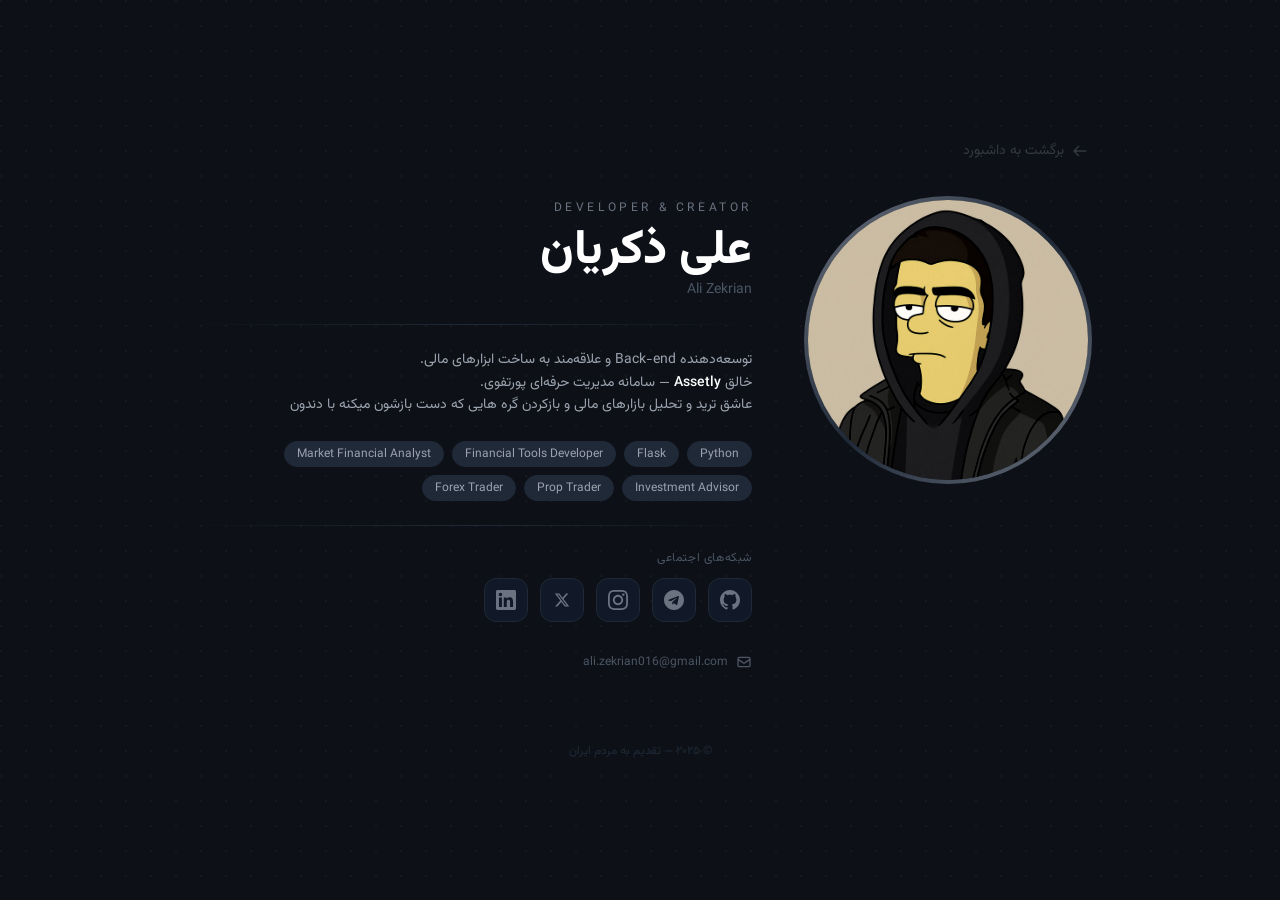
<file: templates/about.html>
<!doctype html>
<html lang="fa" dir="rtl">
<head>
  <meta charset="UTF-8" />
  <meta name="viewport" content="width=device-width, initial-scale=1.0" />
  <title>درباره من </title>
  <script src="../static/js/tailwind.js"></script>
  <link href="../static/css/Vazirmatn-font-face.css" rel="stylesheet" type="text/css" />
  <link href="../static/css/style.css" rel="stylesheet" type="text/css" />
  <style>
    * {
      transition: all 0.4s cubic-bezier(0.16, 1, 0.3, 1);
    }

    .profile-image-wrapper {
      position: relative;
      width: 280px;
      height: 280px;
      flex-shrink: 0;
    }

    .profile-image-wrapper::before {
      content: '';
      position: absolute;
      inset: -4px;
      border-radius: 50%;
      background: linear-gradient(135deg, #6b7280, #1f2937, #6b7280);
    }

    .profile-image-wrapper::after {
      content: '';
      position: absolute;
      inset: 4px;
      border-radius: 50%;
      background: #0d1117;
      z-index: 1;
    }

    .profile-image {
      position: relative;
      width: 100%;
      height: 100%;
      border-radius: 50%;
      object-fit: cover;
      z-index: 2;
      filter: grayscale(30%) contrast(1.05);
    }

    .profile-image:hover {
      filter: grayscale(0%) contrast(1.1);
      transform: scale(1.02);
    }

    .name-glow {
      text-shadow: 0 0 60px rgba(255,255,255,0.05);
    }

    .social-link {
      display: flex;
      align-items: center;
      justify-content: center;
      width: 44px;
      height: 44px;
      border-radius: 12px;
      border: 1px solid #1f2937;
      background: #111827;
      color: #6b7280;
      transition: all 0.3s ease;
      position: relative;
      overflow: hidden;
    }

    .social-link::before {
      content: '';
      position: absolute;
      inset: 0;
      background: #1f2937;
      opacity: 0;
      transition: opacity 0.3s ease;
    }

    .social-link:hover {
      color: #fff;
      border-color: #374151;
      transform: translateY(-3px);
      box-shadow: 0 8px 25px rgba(0,0,0,0.5);
    }

    .social-link:hover::before {
      opacity: 1;
    }

    .social-link svg {
      position: relative;
      z-index: 1;
    }

    .divider-line {
      height: 1px;
      background: linear-gradient(90deg, transparent, #1f2937, transparent);
    }

    .skill-dot {
      width: 6px;
      height: 6px;
      border-radius: 50%;
      background: #4b5563;
      display: inline-block;
      margin-left: 0.5rem;
    }

    .back-link {
      opacity: 0.4;
      transition: opacity 0.3s ease;
    }

    .back-link:hover {
      opacity: 0.8;
    }

    @keyframes fadeInUp {
      from { opacity: 0; transform: translateY(20px); }
      to { opacity: 1; transform: translateY(0); }
    }

    .animate-in {
      animation: fadeInUp 0.6s ease-out forwards;
    }

    .delay-1 { animation-delay: 0.1s; opacity: 0; }
    .delay-2 { animation-delay: 0.2s; opacity: 0; }
    .delay-3 { animation-delay: 0.3s; opacity: 0; }
    .delay-4 { animation-delay: 0.4s; opacity: 0; }
    .delay-5 { animation-delay: 0.5s; opacity: 0; }

    @media (max-width: 768px) {
      .profile-image-wrapper {
        width: 180px;
        height: 180px;
        margin: 0 auto;
      }
    }
  </style>
</head>
<body class="min-h-screen flex items-center justify-center p-4 sm:p-8">
  
  <div class="w-full max-w-4xl mx-auto">
    
    <!-- لینک برگشت -->
    <div class="mb-8 animate-in delay-1">
      <a href="/" class="back-link inline-flex items-center gap-2 text-gray-500 text-sm">
        <svg class="w-4 h-4" fill="none" stroke="currentColor" viewBox="0 0 24 24">
          <path stroke-linecap="round" stroke-linejoin="round" stroke-width="2" d="M10 19l-7-7m0 0l7-7m-7 7h18"></path>
        </svg>
        برگشت به داشبورد
      </a>
    </div>

    <!-- محتوای اصلی -->
    <div class="flex flex-col md:flex-row items-center md:items-start gap-8 md:gap-14">
      
      <!-- عکس پروفایل -->
      <div class="profile-image-wrapper animate-in delay-1">
        <div class="profile-image bg-gray-800 flex items-center justify-center text-6xl text-gray-600">
          <img src="../static/images/profile.jpg" 
     alt="👤" 
     class="profile-image">
        </div>
      </div>

      <!-- اطلاعات -->
      <div class="flex-1 text-center md:text-right space-y-6">
        
        <!-- اسم -->
        <div class="animate-in delay-2">
          <p class="text-gray-500 text-xs tracking-[0.3em] mb-3 uppercase">Developer & Creator</p>
          <h1 class="text-4xl sm:text-5xl font-extrabold text-white name-glow">
            علی ذکریان
          </h1>
          <p class="text-gray-600 text-sm mt-1 font-mono">Ali Zekrian</p>
        </div>

        <!-- خط جداکننده -->
        <div class="divider-line animate-in delay-3"></div>

        <!-- درباره من -->
        <div class="animate-in delay-3">
          <p class="text-gray-400 text-sm leading-relaxed max-w-lg mx-auto md:mx-0">
            توسعه‌دهنده Back-end و علاقه‌مند به ساخت ابزارهای مالی.
            <br class="hidden sm:block">
            خالق <span class="text-white font-medium">Assetly</span> — سامانه مدیریت حرفه‌ای پورتفوی.
            <br class="hidden sm:block">
عاشق ترید و تحلیل بازارهای مالی و بازکردن گره هایی که دست بازشون میکنه با دندون          </p>
        </div>

        <!-- تخصص‌ها -->
        <div class="flex flex-wrap gap-2 justify-center md:justify-start animate-in delay-4">
          <span class="text-xs px-3 py-1 rounded-full bg-gray-800 text-gray-400 border border-gray-800">Python</span>
          <span class="text-xs px-3 py-1 rounded-full bg-gray-800 text-gray-400 border border-gray-800">Flask</span>
          <span class="text-xs px-3 py-1 rounded-full bg-gray-800 text-gray-400 border border-gray-800">Financial Tools Developer</span>
          <span class="text-xs px-3 py-1 rounded-full bg-gray-800 text-gray-400 border border-gray-800">Market Financial Analyst</span>
          <span class="text-xs px-3 py-1 rounded-full bg-gray-800 text-gray-400 border border-gray-800">Investment Advisor</span>
          <span class="text-xs px-3 py-1 rounded-full bg-gray-800 text-gray-400 border border-gray-800">Prop Trader </span>
          <span class="text-xs px-3 py-1 rounded-full bg-gray-800 text-gray-400 border border-gray-800">Forex Trader</span>
        </div>

        <!-- خط جداکننده -->
        <div class="divider-line animate-in delay-4"></div>

        <!-- شبکه‌های اجتماعی -->
        <div class="animate-in delay-5">
          <p class="text-gray-600 text-xs mb-3 tracking-wider">شبکه‌های اجتماعی</p>
          <div class="flex gap-3 justify-center md:justify-start">
            
            <!-- گیت‌هاب -->
            <a href="https://github.com/AliDeveloop" target="_blank" rel="noopener noreferrer" 
               class="social-link" title="GitHub">
              <svg class="w-5 h-5" fill="currentColor" viewBox="0 0 24 24">
                <path d="M12 0C5.37 0 0 5.37 0 12c0 5.31 3.435 9.795 8.205 11.385.6.105.825-.255.825-.57 0-.285-.015-1.23-.015-2.235-3.015.555-3.795-.735-4.035-1.41-.135-.345-.72-1.41-1.23-1.695-.42-.225-1.02-.78-.015-.795.945-.015 1.62.87 1.845 1.23 1.08 1.815 2.805 1.305 3.495.99.105-.78.42-1.305.765-1.605-2.67-.3-5.46-1.335-5.46-5.925 0-1.305.465-2.385 1.23-3.225-.12-.3-.54-1.53.12-3.18 0 0 1.005-.315 3.3 1.23.96-.27 1.98-.405 3-.405s2.04.135 3 .405c2.295-1.56 3.3-1.23 3.3-1.23.66 1.65.24 2.88.12 3.18.765.84 1.23 1.905 1.23 3.225 0 4.605-2.805 5.625-5.475 5.925.435.375.81 1.095.81 2.22 0 1.605-.015 2.895-.015 3.3 0 .315.225.69.825.57C20.565 21.795 24 17.31 24 12c0-6.63-5.37-12-12-12z"/>
              </svg>
            </a>

            <!-- تلگرام -->
            <a href="https://t.me/AliDeveloop" target="_blank" rel="noopener noreferrer" 
               class="social-link" title="Telegram">
              <svg class="w-5 h-5" fill="currentColor" viewBox="0 0 24 24">
                <path d="M12 0C5.373 0 0 5.373 0 12s5.373 12 12 12 12-5.373 12-12S18.627 0 12 0zm5.894 8.221l-1.97 9.28c-.145.658-.537.818-1.084.508l-3-2.21-1.446 1.394c-.14.18-.357.295-.6.295-.002 0-.003 0-.005 0l.213-3.054 5.56-5.022c.24-.213-.054-.334-.373-.121l-6.87 4.326-2.96-.924c-.64-.203-.658-.64.135-.954l11.566-4.458c.538-.196 1.006.128.832.938z"/>
              </svg>
            </a>

            <!-- اینستاگرام -->
            <a href="https://instagram.com/alideveloop" target="_blank" rel="noopener noreferrer" 
               class="social-link" title="Instagram">
              <svg class="w-5 h-5" fill="currentColor" viewBox="0 0 24 24">
                <path d="M12 2.163c3.204 0 3.584.012 4.85.07 3.252.148 4.771 1.691 4.919 4.919.058 1.265.069 1.645.069 4.849 0 3.205-.012 3.584-.069 4.849-.149 3.225-1.664 4.771-4.919 4.919-1.266.058-1.644.07-4.85.07-3.204 0-3.584-.012-4.849-.07-3.26-.149-4.771-1.699-4.919-4.92-.058-1.265-.07-1.644-.07-4.849 0-3.204.013-3.583.07-4.849.149-3.227 1.664-4.771 4.919-4.919 1.266-.057 1.645-.069 4.849-.069zm0-2.163c-3.259 0-3.667.014-4.947.072-4.358.2-6.78 2.618-6.98 6.98-.059 1.281-.073 1.689-.073 4.948 0 3.259.014 3.668.072 4.948.2 4.358 2.618 6.78 6.98 6.98 1.281.058 1.689.072 4.948.072 3.259 0 3.668-.014 4.948-.072 4.354-.2 6.782-2.618 6.979-6.98.059-1.28.073-1.689.073-4.948 0-3.259-.014-3.667-.072-4.947-.196-4.354-2.617-6.78-6.979-6.98-1.281-.059-1.69-.073-4.949-.073zm0 5.838c-3.403 0-6.162 2.759-6.162 6.162s2.759 6.163 6.162 6.163 6.162-2.759 6.162-6.163c0-3.403-2.759-6.162-6.162-6.162zm0 10.162c-2.209 0-4-1.79-4-4 0-2.209 1.791-4 4-4s4 1.791 4 4c0 2.21-1.791 4-4 4zm6.406-11.845c-.796 0-1.441.645-1.441 1.44s.645 1.44 1.441 1.44c.795 0 1.439-.645 1.439-1.44s-.644-1.44-1.439-1.44z"/>
              </svg>
            </a>

            <!-- توییتر (X) -->
            <a href="https://x.com/AliDeveloop" target="_blank" rel="noopener noreferrer" 
               class="social-link" title="X (Twitter)">
              <svg class="w-4 h-4" fill="currentColor" viewBox="0 0 24 24">
                <path d="M18.244 2.25h3.308l-7.227 8.26 8.502 11.24H16.17l-5.214-6.817L4.99 21.75H1.68l7.73-8.835L1.254 2.25H8.08l4.713 6.231zm-1.161 17.52h1.833L7.084 4.126H5.117z"/>
              </svg>
            </a>

            <!-- لینکدین -->
            <a href="https://linkedin.com/in/alizekrian" target="_blank" rel="noopener noreferrer" 
               class="social-link" title="LinkedIn">
              <svg class="w-5 h-5" fill="currentColor" viewBox="0 0 24 24">
                <path d="M20.447 20.452h-3.554v-5.569c0-1.328-.027-3.037-1.852-3.037-1.853 0-2.136 1.445-2.136 2.939v5.667H9.351V9h3.414v1.561h.046c.477-.9 1.637-1.85 3.37-1.85 3.601 0 4.267 2.37 4.267 5.455v6.286zM5.337 7.433c-1.144 0-2.063-.926-2.063-2.065 0-1.138.92-2.063 2.063-2.063 1.14 0 2.064.925 2.064 2.063 0 1.139-.925 2.065-2.064 2.065zm1.782 13.019H3.555V9h3.564v11.452zM22.225 0H1.771C.792 0 0 .774 0 1.729v20.542C0 23.227.792 24 1.771 24h20.451C23.2 24 24 23.227 24 22.271V1.729C24 .774 23.2 0 22.222 0h.003z"/>
              </svg>
            </a>

          </div>
        </div>

        <!-- ایمیل -->
        <div class="animate-in delay-5 pt-2">
          <a href="mailto:ali.zekrian016@gmail.com" 
             class="inline-flex items-center gap-2 text-gray-600 hover:text-gray-400 text-xs transition">
            <svg class="w-4 h-4" fill="none" stroke="currentColor" viewBox="0 0 24 24">
              <path stroke-linecap="round" stroke-linejoin="round" stroke-width="2" d="M3 8l7.89 5.26a2 2 0 002.22 0L21 8M5 19h14a2 2 0 002-2V7a2 2 0 00-2-2H5a2 2 0 00-2 2v10a2 2 0 002 2z"/>
            </svg>
            ali.zekrian016@gmail.com
          </a>
        </div>

      </div>
    </div>

    <!-- فوتر -->
    <div class="text-center mt-16 animate-in delay-5">
      <p class="text-gray-800 text-xs">
        © ۲۰۲۵ —  تقدیم به مردم ایران  <span class="text-gray-600"></span>   
      </p>
    </div>

  </div>

</body>
</html>
</file>
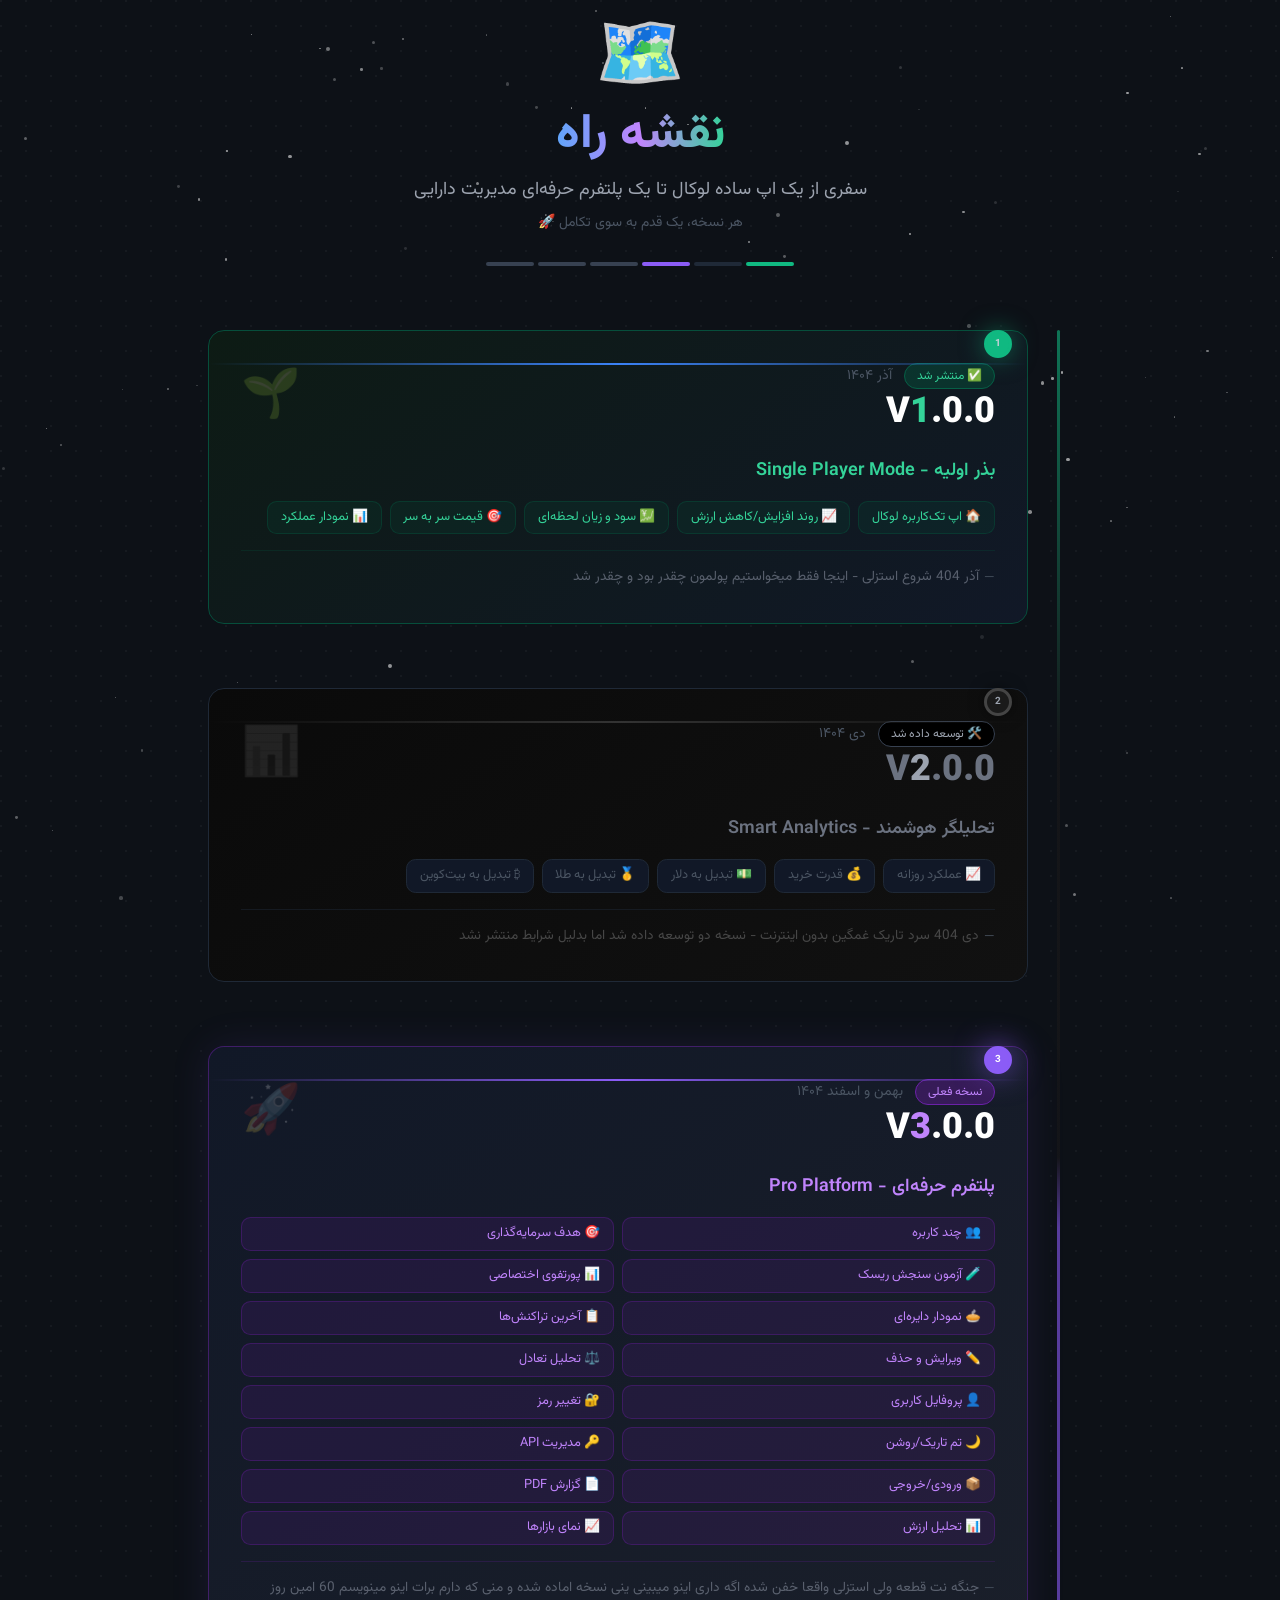
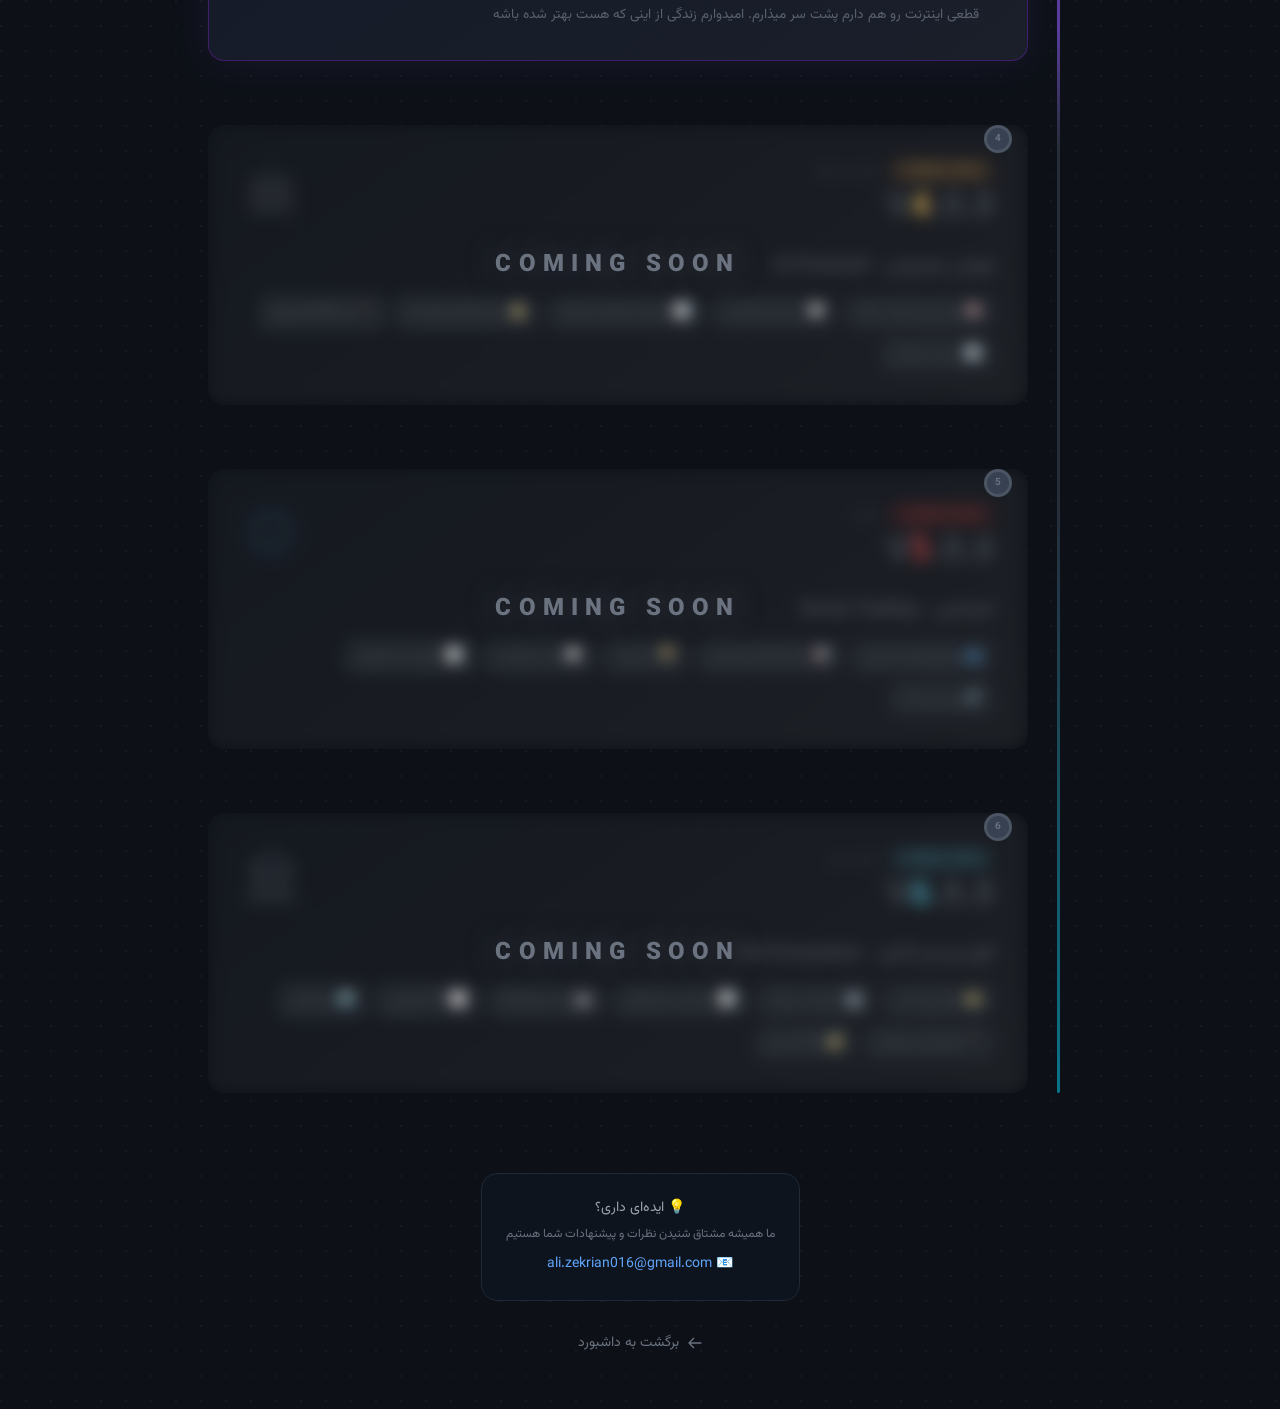
<file: templates/roadmap.html>
<!doctype html>
<html lang="fa" dir="rtl">
<head>
  <meta charset="UTF-8" />
  <meta name="viewport" content="width=device-width, initial-scale=1.0" />
  <title>نقشه راه | Assetly Roadmap</title>
  <script src="../static/js/tailwind.js"></script>
  <link href="../static/css/Vazirmatn-font-face.css" rel="stylesheet" type="text/css" />
  <link href="../static/css/style.css" rel="stylesheet" type="text/css" />
  <style>
    :root {
      --v1-color: #10b981;
      --v2-color: #3b82f6;
      --v3-color: #8b5cf6;
      --v4-color: #f59e0b;
      --v5-color: #ef4444;
      --v6-color: #06b6d4;
    }

    @keyframes twinkle {
      0%, 100% { opacity: 0.2; transform: scale(1); }
      50% { opacity: 1; transform: scale(1.3); }
    }

    @keyframes pulse-version {
      0%, 100% { box-shadow: 0 0 20px rgba(139, 92, 246, 0.3); }
      50% { box-shadow: 0 0 40px rgba(139, 92, 246, 0.6); }
    }

    @keyframes scan-line {
      0% { top: -5%; }
      100% { top: 105%; }
    }

    @keyframes glitch-text {
      0%, 100% { transform: translate(0); }
      20% { transform: translate(-2px, 2px); }
      40% { transform: translate(2px, -2px); }
      60% { transform: translate(-2px, -2px); }
      80% { transform: translate(2px, 2px); }
    }

    .timeline-container {
      position: relative;
      padding-right: 60px;
    }

    .timeline-container::before {
      content: '';
      position: absolute;
      right: 28px;
      top: 0;
      bottom: 0;
      width: 3px;
      background: linear-gradient(to bottom, 
        var(--v1-color), 
        #1a1a1a 18%,      /* V2 - مشکی */
        #1a1a1a 35%,      /* V2 continued */
        var(--v3-color) 38%,  /* V3 - بنفش */
        var(--v3-color) 55%,
        #374151 60%,      /* V4 - اسپویلر */
        #374151 75%,      /* V5 - اسپویلر */
        var(--v6-color)
      );
      border-radius: 4px;
      opacity: 0.6;
    }

    .version-node {
      position: absolute;
      right: 16px;
      top: 0;
      width: 28px;
      height: 28px;
      border-radius: 50%;
      border: 3px solid;
      z-index: 2;
      transition: all 0.3s ease;
      display: flex;
      align-items: center;
      justify-content: center;
      font-size: 10px;
      font-weight: bold;
    }

    .version-node.completed {
      animation: pulse-version 3s ease-in-out infinite;
    }

    .version-card {
      position: relative;
      border: 1px solid #1f2937;
      background: linear-gradient(145deg, #111827 0%, #1a1f2a 100%);
      transition: all 0.3s ease;
      overflow: hidden;
    }

    .version-card::before {
      content: '';
      position: absolute;
      top: 0;
      left: 0;
      right: 0;
      height: 1px;
      background: linear-gradient(90deg, transparent, #3b82f6, transparent);
      opacity: 0;
      transition: opacity 0.3s ease;
    }

    .version-card:hover {
      transform: translateY(-2px);
      border-color: #374151;
    }

    .version-card:hover::before {
      opacity: 0.5;
    }

    .spoiler-blur {
      filter: blur(8px) grayscale(50%);
      user-select: none;
      pointer-events: none;
      transition: all 0.5s ease;
      position: relative;
    }

    .spoiler-overlay {
      position: relative;
      overflow: hidden;
    }

    .spoiler-overlay::after {
      content: ' COMING SOON';
      position: absolute;
      inset: 0;
      display: flex;
      align-items: center;
      justify-content: center;
      font-size: 1.5rem;
      font-weight: 900;
      letter-spacing: 0.3em;
      color: #6b7280;
      z-index: 10;
      text-shadow: 0 0 30px rgba(107, 114, 128, 0.5);
      pointer-events: none;
      animation: glitch-text 2s ease-in-out infinite;
    }

    .feature-chip {
      display: inline-flex;
      align-items: center;
      gap: 0.4rem;
      padding: 0.4rem 0.8rem;
      border-radius: 0.6rem;
      font-size: 0.8rem;
      transition: all 0.2s ease;
    }

    .feature-chip:hover {
      transform: translateX(-3px);
    }

    .scan-effect {
      position: absolute;
      left: 0;
      right: 0;
      height: 2px;
      background: linear-gradient(90deg, transparent, #3b82f6, transparent);
      animation: scan-line 4s linear infinite;
      pointer-events: none;
    }

    .constellation-dot {
      position: absolute;
      width: 2px;
      height: 2px;
      background: white;
      border-radius: 50%;
      animation: twinkle 3s ease-in-out infinite;
    }

    /* فونت دست‌نویس */
    @font-face {
      font-family: 'Handwritten';
      src: local('Segoe Script'), local('Comic Sans MS'), local('Tahoma');
    }

    .handwritten-note {
      font-family: 'Handwritten', 'Segoe Script', 'Tahoma', cursive;
      font-size: 0.85rem;
      line-height: 2;
      color: #6b7280;
      opacity: 0.8;
      position: relative;
      padding-right: 1rem;
    }

    .handwritten-note::before {
      content: '—';
      position: absolute;
      right: 0;
      color: #4b5563;
    }

    @media (max-width: 768px) {
      .timeline-container {
        padding-right: 50px;
      }
      .timeline-container::before {
        right: 22px;
      }
      .version-node {
        right: 12px;
        width: 22px;
        height: 22px;
      }
    }
  </style>
</head>
<body class="p-3 sm:p-6 min-h-screen relative overflow-x-hidden">
  
  <div id="stars-container" class="fixed inset-0 pointer-events-none" style="z-index: 0;"></div>

  <div class="max-w-4xl mx-auto relative z-10">
    
    <!-- هدر -->
    <div class="text-center mb-12 sm:mb-16">
      <div class="inline-block mb-4">
        <span class="text-6xl sm:text-7xl">🗺️</span>
      </div>
      <h1 class="text-4xl sm:text-5xl font-extrabold mb-4">
        <span class="bg-gradient-to-r from-blue-400 via-purple-400 to-emerald-400 bg-clip-text text-transparent">
          نقشه راه
        </span>
      </h1>
      <p class="text-gray-400 text-lg max-w-xl mx-auto leading-relaxed">
        سفری از یک اپ ساده لوکال تا یک پلتفرم حرفه‌ای مدیریت دارایی
        <br>
        <span class="text-sm text-gray-600 mt-2 inline-block">
          هر نسخه، یک قدم به سوی تکامل 🚀
        </span>
      </p>
      
      <div class="flex justify-center gap-1 mt-6">
        <div class="h-1 w-12 rounded-full" style="background: var(--v1-color)"></div>
        <div class="h-1 w-12 rounded-full bg-gray-800"></div>
        <div class="h-1 w-12 rounded-full" style="background: var(--v3-color)"></div>
        <div class="h-1 w-12 rounded-full bg-gray-700"></div>
        <div class="h-1 w-12 rounded-full bg-gray-700"></div>
        <div class="h-1 w-12 rounded-full bg-gray-700"></div>
      </div>
    </div>

    <!-- تایم‌لاین -->
    <div class="timeline-container space-y-12 sm:space-y-16">
      
      <!-- ===== V1.0.0 ===== -->
      <div class="relative">
        <div class="version-node completed" style="background: var(--v1-color); border-color: var(--v1-color); box-shadow: 0 0 25px rgba(16, 185, 129, 0.5);">
          1
        </div>
        <div class="version-card rounded-2xl p-6 sm:p-8 ml-4" style="background: linear-gradient(145deg, #0d1b14 0%, #111827 100%); border-color: #064e3b;">
          <div class="scan-effect"></div>
          <div class="flex flex-col sm:flex-row sm:items-center sm:justify-between mb-6 gap-3">
            <div>
              <div class="flex items-center gap-3 mb-1">
                <span class="text-xs font-mono px-3 py-1 rounded-full bg-emerald-900/50 text-emerald-400 border border-emerald-800">
                 ✅ منتشر شد 
                </span>
                <span class="text-gray-600 text-sm">آذر ۱۴۰۴</span>
              </div>
              <h2 class="text-3xl sm:text-4xl font-black text-white">
                V<span class="text-emerald-400">1</span>.0.0
              </h2>
            </div>
            <div class="text-5xl opacity-20 select-none">🌱</div>
          </div>
          <h3 class="text-lg font-semibold text-emerald-400 mb-4">بذر اولیه - Single Player Mode</h3>
          <div class="flex flex-wrap gap-2 mb-4">
            <span class="feature-chip bg-emerald-900/20 text-emerald-400 border border-emerald-900/50">🏠 اپ تک‌کاربره لوکال</span>
            <span class="feature-chip bg-emerald-900/20 text-emerald-400 border border-emerald-900/50">📈 روند افزایش/کاهش ارزش</span>
            <span class="feature-chip bg-emerald-900/20 text-emerald-400 border border-emerald-900/50">💹 سود و زیان لحظه‌ای</span>
            <span class="feature-chip bg-emerald-900/20 text-emerald-400 border border-emerald-900/50">🎯 قیمت سر به سر</span>
            <span class="feature-chip bg-emerald-900/20 text-emerald-400 border border-emerald-900/50">📊 نمودار عملکرد</span>
          </div>
          <div class="mt-3 pt-3 border-t border-emerald-900/30">
            <p class="handwritten-note">
آذر 404 شروع استزلی - اینجا فقط میخواستیم پولمون چقدر بود و چقدر شد            </p>
          </div>
        </div>
      </div>

      <!-- ===== V2.0.0 ===== -->
      <div class="relative">
        <div class="version-node" style="background: #1a1a1a; border-color: #444; box-shadow: 0 0 15px rgba(0,0,0,0.5);">
          <span class="text-gray-400">2</span>
        </div>
        <div class="version-card rounded-2xl p-6 sm:p-8 ml-4 border-gray-800" style="background: linear-gradient(145deg, #0a0a0a 0%, #111 100%);">
          <div class="scan-effect" style="animation-delay: 1s; background: linear-gradient(90deg, transparent, #333, transparent);"></div>
          <div class="flex flex-col sm:flex-row sm:items-center sm:justify-between mb-6 gap-3">
            <div>
              <div class="flex items-center gap-3 mb-1">
                <span class="text-xs font-mono px-3 py-1 rounded-full bg-black border border-gray-700 text-gray-400">
                  🛠️ توسعه داده شد
                </span>
                <span class="text-gray-600 text-sm">دی ۱۴۰۴</span>
              </div>
              <h2 class="text-3xl sm:text-4xl font-black text-gray-500">
                V<span class="text-gray-400">2</span>.0.0
              </h2>
            </div>
            <div class="text-5xl opacity-10 select-none grayscale">📊</div>
          </div>
          <h3 class="text-lg font-semibold text-gray-500 mb-4">تحلیلگر هوشمند - Smart Analytics</h3>
          <div class="flex flex-wrap gap-2 mb-4">
            <span class="feature-chip bg-gray-900 text-gray-600 border border-gray-800">📈 عملکرد روزانه</span>
            <span class="feature-chip bg-gray-900 text-gray-600 border border-gray-800">💰 قدرت خرید</span>
            <span class="feature-chip bg-gray-900 text-gray-600 border border-gray-800">💵 تبدیل به دلار</span>
            <span class="feature-chip bg-gray-900 text-gray-600 border border-gray-800">🥇 تبدیل به طلا</span>
            <span class="feature-chip bg-gray-900 text-gray-600 border border-gray-800">₿ تبدیل به بیت‌کوین</span>
          </div>
          <div class="mt-3 pt-3 border-t border-gray-800/50">
            <p class="handwritten-note" style="color: #555;">
دی 404 سرد تاریک غمگین بدون اینترنت - نسخه دو توسعه داده شد اما بدلیل شرایط منتشر نشد          </div>
        </div>
      </div>

      <!-- ===== V3.0.0   ===== -->
      <div class="relative">
        <div class="version-node" style="background: var(--v3-color); border-color: var(--v3-color); box-shadow: 0 0 30px rgba(139, 92, 246, 0.7); animation: pulse-version 2s ease-in-out infinite;">
          <span class="text-white">3</span>
        </div>
        <div class="version-card rounded-2xl p-6 sm:p-8 ml-4 border-purple-800/50" style="box-shadow: 0 0 40px rgba(139, 92, 246, 0.1);">
          <div class="scan-effect" style="animation-delay: 2s; background: linear-gradient(90deg, transparent, #8b5cf6, transparent);"></div>
          <div class="flex flex-col sm:flex-row sm:items-center sm:justify-between mb-6 gap-3">
            <div>
              <div class="flex items-center gap-3 mb-1">
                <span class="text-xs font-mono px-3 py-1 rounded-full bg-purple-900/50 text-purple-400 border border-purple-800 animate-pulse">
                  نسخه فعلی
                </span>
                <span class="text-gray-600 text-sm"> بهمن و اسفند ۱۴۰۴ </span>
              </div>
              <h2 class="text-3xl sm:text-4xl font-black text-white">
                V<span class="text-purple-400">3</span>.0.0
              </h2>
            </div>
            <div class="text-5xl opacity-20 select-none">🚀</div>
          </div>
          <h3 class="text-lg font-semibold text-purple-400 mb-4">پلتفرم حرفه‌ای - Pro Platform</h3>
          <div class="grid grid-cols-1 sm:grid-cols-2 gap-2 mb-4">
            <span class="feature-chip bg-purple-900/20 text-purple-400 border border-purple-900/50">👥 چند کاربره</span>
            <span class="feature-chip bg-purple-900/20 text-purple-400 border border-purple-900/50">🎯 هدف سرمایه‌گذاری</span>
            <span class="feature-chip bg-purple-900/20 text-purple-400 border border-purple-900/50">🧪 آزمون سنجش ریسک</span>
            <span class="feature-chip bg-purple-900/20 text-purple-400 border border-purple-900/50">📊 پورتفوی اختصاصی</span>
            <span class="feature-chip bg-purple-900/20 text-purple-400 border border-purple-900/50">🥧 نمودار دایره‌ای</span>
            <span class="feature-chip bg-purple-900/20 text-purple-400 border border-purple-900/50">📋 آخرین تراکنش‌ها</span>
            <span class="feature-chip bg-purple-900/20 text-purple-400 border border-purple-900/50">✏️ ویرایش و حذف</span>
            <span class="feature-chip bg-purple-900/20 text-purple-400 border border-purple-900/50">⚖️ تحلیل تعادل</span>
            <span class="feature-chip bg-purple-900/20 text-purple-400 border border-purple-900/50">👤 پروفایل کاربری</span>
            <span class="feature-chip bg-purple-900/20 text-purple-400 border border-purple-900/50">🔐 تغییر رمز</span>
            <span class="feature-chip bg-purple-900/20 text-purple-400 border border-purple-900/50">🌙 تم تاریک/روشن</span>
            <span class="feature-chip bg-purple-900/20 text-purple-400 border border-purple-900/50">🔑 مدیریت API</span>
            <span class="feature-chip bg-purple-900/20 text-purple-400 border border-purple-900/50">📦 ورودی/خروجی</span>
            <span class="feature-chip bg-purple-900/20 text-purple-400 border border-purple-900/50">📄 گزارش PDF</span>
            <span class="feature-chip bg-purple-900/20 text-purple-400 border border-purple-900/50">📊 تحلیل ارزش</span>
            <span class="feature-chip bg-purple-900/20 text-purple-400 border border-purple-900/50">📈 نمای بازارها</span>
          </div>
          <div class="mt-3 pt-3 border-t border-purple-900/30">
            <p class="handwritten-note">
جنگه نت قطعه ولی استزلی واقعا خفن شده اگه داری اینو میبینی ینی نسخه اماده شده و منی که دارم برات اینو مینویسم 60 امین روز قطعی اینترنت رو هم دارم پشت سر میذارم. امیدوارم زندگی از اینی که هست بهتر شده باشه            </p>
          </div>
        </div>
      </div>

      <!-- ===== V4.0.0  ===== -->
      <div class="relative">
        <div class="version-node" style="background: #374151; border-color: #4b5563;">
          <span class="text-gray-500">4</span>
        </div>
        <div class="spoiler-overlay rounded-2xl ml-4">
          <div class="version-card rounded-2xl p-6 sm:p-8 spoiler-blur">
            <div class="flex flex-col sm:flex-row sm:items-center sm:justify-between mb-6 gap-3">
              <div>
                <div class="flex items-center gap-3 mb-1">
                  <span class="text-xs font-mono px-3 py-1 rounded-full bg-yellow-900/30 text-yellow-600 border border-yellow-900/30">COMING SOON</span>
                  <span class="text-gray-700 text-sm">آینده نزدیک</span>
                </div>
                <h2 class="text-3xl sm:text-4xl font-black text-gray-700">V<span class="text-yellow-600">4</span>.0.0</h2>
              </div>
              <div class="text-5xl opacity-10 select-none">🤖</div>
            </div>
            <h3 class="text-lg font-semibold text-gray-600 mb-4">هوش مصنوعی - AI Powered</h3>
            <div class="flex flex-wrap gap-2">
              <span class="feature-chip bg-gray-800 text-gray-600 border border-gray-800">🧠 پیش‌بینی قیمت با AI</span>
              <span class="feature-chip bg-gray-800 text-gray-600 border border-gray-800">💬 دستیار هوشمند</span>
              <span class="feature-chip bg-gray-800 text-gray-600 border border-gray-800">📊 تحلیل تکنیکال خودکار</span>
              <span class="feature-chip bg-gray-800 text-gray-600 border border-gray-800">🔔 هشدارهای هوشمند</span>
              <span class="feature-chip bg-gray-800 text-gray-600 border border-gray-800">📱 اپ PWA موبایل</span>
              <span class="feature-chip bg-gray-800 text-gray-600 border border-gray-800">🔄 سینک خودکار</span>
            </div>
          </div>
        </div>
      </div>

      <!-- ===== V5.0.0  ===== -->
      <div class="relative">
        <div class="version-node" style="background: #374151; border-color: #4b5563;">
          <span class="text-gray-500">5</span>
        </div>
        <div class="spoiler-overlay rounded-2xl ml-4">
          <div class="version-card rounded-2xl p-6 sm:p-8 spoiler-blur">
            <div class="flex flex-col sm:flex-row sm:items-center sm:justify-between mb-6 gap-3">
              <div>
                <div class="flex items-center gap-3 mb-1">
                  <span class="text-xs font-mono px-3 py-1 rounded-full bg-red-900/30 text-red-600 border border-red-900/30">COMING SOON</span>
                  <span class="text-gray-700 text-sm">آینده</span>
                </div>
                <h2 class="text-3xl sm:text-4xl font-black text-gray-700">V<span class="text-red-600">5</span>.0.0</h2>
              </div>
              <div class="text-5xl opacity-10 select-none">🌐</div>
            </div>
            <h3 class="text-lg font-semibold text-gray-600 mb-4">اجتماعی - Social Trading</h3>
            <div class="flex flex-wrap gap-2">
              <span class="feature-chip bg-gray-800 text-gray-600 border border-gray-800">👥 پورتفوی‌های عمومی</span>
              <span class="feature-chip bg-gray-800 text-gray-600 border border-gray-800">📢 اشتراک‌گذاری تحلیل</span>
              <span class="feature-chip bg-gray-800 text-gray-600 border border-gray-800">🏆 لیدربورد</span>
              <span class="feature-chip bg-gray-800 text-gray-600 border border-gray-800">💬 چت و کامنت</span>
              <span class="feature-chip bg-gray-800 text-gray-600 border border-gray-800">📊 مقایسه با دیگران</span>
              <span class="feature-chip bg-gray-800 text-gray-600 border border-gray-800">🔗 کپی‌تریدینگ</span>
            </div>
          </div>
        </div>
      </div>

      <!-- ===== V6.0.0  ===== -->
      <div class="relative">
        <div class="version-node" style="background: #374151; border-color: #4b5563;">
          <span class="text-gray-500">6</span>
        </div>
        <div class="spoiler-overlay rounded-2xl ml-4">
          <div class="version-card rounded-2xl p-6 sm:p-8 spoiler-blur">
            <div class="flex flex-col sm:flex-row sm:items-center sm:justify-between mb-6 gap-3">
              <div>
                <div class="flex items-center gap-3 mb-1">
                  <span class="text-xs font-mono px-3 py-1 rounded-full bg-cyan-900/30 text-cyan-600 border border-cyan-900/30">COMING SOON</span>
                  <span class="text-gray-700 text-sm">آینده دور</span>
                </div>
                <h2 class="text-3xl sm:text-4xl font-black text-gray-700">V<span class="text-cyan-600">6</span>.0.0</h2>
              </div>
              <div class="text-5xl opacity-10 select-none">🏦</div>
            </div>
            <h3 class="text-lg font-semibold text-gray-600 mb-4">اکوسیستم کامل - Full Ecosystem</h3>
            <div class="flex flex-wrap gap-2">
              <span class="feature-chip bg-gray-800 text-gray-600 border border-gray-800">💳 درگاه پرداخت</span>
              <span class="feature-chip bg-gray-800 text-gray-600 border border-gray-800">🏦 اتصال به بروکر</span>
              <span class="feature-chip bg-gray-800 text-gray-600 border border-gray-800">📊 بک‌تست استراتژی</span>
              <span class="feature-chip bg-gray-800 text-gray-600 border border-gray-800">🤖 ربات معامله‌گر</span>
              <span class="feature-chip bg-gray-800 text-gray-600 border border-gray-800">📈 API عمومی</span>
              <span class="feature-chip bg-gray-800 text-gray-600 border border-gray-800">🌍 چندزبانه</span>
              <span class="feature-chip bg-gray-800 text-gray-600 border border-gray-800">📱 اپلیکیشن موبایل</span>
              <span class="feature-chip bg-gray-800 text-gray-600 border border-gray-800">🔐 2FA امنیتی</span>
            </div>
          </div>
        </div>
      </div>

    </div>

    <!-- فوتر -->
    <div class="text-center mt-16 sm:mt-20 pb-8">
      <div class="inline-block p-6 rounded-2xl bg-gray-900/50 border border-gray-800 backdrop-blur-sm">
        <p class="text-gray-400 text-sm mb-2">💡 ایده‌ای داری؟</p>
        <p class="text-gray-500 text-xs">ما همیشه مشتاق شنیدن نظرات و پیشنهادات شما هستیم</p>
        <a href="mailto:ali.zekrian016@gmail.com" class="inline-block mt-3 text-blue-400 hover:text-blue-300 text-sm transition">
          📧 ali.zekrian016@gmail.com
        </a>
      </div>
      
      <div class="mt-8">
        <a href="/" class="text-gray-500 hover:text-gray-400 text-sm transition flex items-center justify-center gap-2">
          <svg class="w-4 h-4" fill="none" stroke="currentColor" viewBox="0 0 24 24">
            <path stroke-linecap="round" stroke-linejoin="round" stroke-width="2" d="M10 19l-7-7m0 0l7-7m-7 7h18"></path>
          </svg>
          برگشت به داشبورد
        </a>
      </div>
    </div>

  </div>

  <script>
    const starsContainer = document.getElementById('stars-container');
    for (let i = 0; i < 100; i++) {
      const star = document.createElement('div');
      star.className = 'constellation-dot';
      star.style.left = Math.random() * 100 + '%';
      star.style.top = Math.random() * 100 + '%';
      star.style.animationDelay = Math.random() * 5 + 's';
      star.style.animationDuration = (Math.random() * 3 + 2) + 's';
      star.style.opacity = Math.random() * 0.5 + 0.1;
      star.style.width = (Math.random() * 3 + 1) + 'px';
      star.style.height = star.style.width;
      starsContainer.appendChild(star);
    }
  </script>
</body>
</html>
</file>
<file: static/css/Vazirmatn-font-face.css>
/* Generated by script */
@font-face {
  font-family: Vazirmatn;
  src: url('../fonts/Vazirmatn-Thin.woff2') format('woff2');
  font-weight: 100;
  font-style: normal;
  font-display: swap;
}

@font-face {
  font-family: Vazirmatn;
  src: url('../fonts/Vazirmatn-ExtraLight.woff2') format('woff2');
  font-weight: 200;
  font-style: normal;
  font-display: swap;
}

@font-face {
  font-family: Vazirmatn;
  src: url('../fonts/Vazirmatn-Light.woff2') format('woff2');
  font-weight: 300;
  font-style: normal;
  font-display: swap;
}

@font-face {
  font-family: Vazirmatn;
  src: url('../fonts/Vazirmatn-Regular.woff2') format('woff2');
  font-weight: 400;
  font-style: normal;
  font-display: swap;
}

@font-face {
  font-family: Vazirmatn;
  src: url('../fonts/Vazirmatn-Medium.woff2') format('woff2');
  font-weight: 500;
  font-style: normal;
  font-display: swap;
}

@font-face {
  font-family: Vazirmatn;
  src: url('../fonts/Vazirmatn-SemiBold.woff2') format('woff2');
  font-weight: 600;
  font-style: normal;
  font-display: swap;
}

@font-face {
  font-family: Vazirmatn;
  src: url('../fonts/Vazirmatn-Bold.woff2') format('woff2');
  font-weight: 700;
  font-style: normal;
  font-display: swap;
}

@font-face {
  font-family: Vazirmatn;
  src: url('../fonts/Vazirmatn-ExtraBold.woff2') format('woff2');
  font-weight: 800;
  font-style: normal;
  font-display: swap;
}

@font-face {
  font-family: Vazirmatn;
  src: url('../fonts/Vazirmatn-Black.woff2') format('woff2');
  font-weight: 900;
  font-style: normal;
  font-display: swap;
}
</file>
<file: static/css/style.css>
/* ============================================================
   Assetly - استایل‌های اصلی
   نسخه: 3.0.0
   ============================================================ */

/* ============================================================
   بخش ۱: ریست و تنظیمات پایه
   ============================================================ */

* {
  font-family: "Vazirmatn", sans-serif !important;
}

body {
  background-color: #0d1117;
  color: #c9d1d9;
  background-image: radial-gradient(
    circle at 1px 1px,
    rgba(255, 255, 255, 0.04) 1px,
    transparent 0
  );
  background-size: 25px 25px;
  min-height: 100vh;
}

/* اطمینان از فونت وزیرمتن در تمام المنت‌ها */
input,
select,
textarea,
button,
table,
th,
td,
span,
p,
h1,
h2,
h3,
h4,
h5,
h6 {
  font-family: "Vazirmatn", sans-serif !important;
}

.font-mono {
  font-family: "Vazirmatn", monospace !important;
}


/* ============================================================
   بخش ۲: اسکرول‌بار سفارشی
   ============================================================ */

::-webkit-scrollbar {
  width: 6px;
  height: 6px;
}

::-webkit-scrollbar-track {
  background: #0d1117;
}

::-webkit-scrollbar-corner {
  background: #0d1117;
}

::-webkit-scrollbar-thumb {
  background: #30363d;
  border-radius: 3px;
}

::-webkit-scrollbar-thumb:hover {
  background: #4f5861;
}


/* ============================================================
   بخش ۳: کلاس‌های عمومی
   ============================================================ */

.card {
  background-color: #161b22;
  border: 1px solid #30363d;
}

.success {
  color: #34d399;
}

.danger {
  color: #f87171;
}


/* ============================================================
   بخش ۴: دکمه‌های عملیاتی
   ============================================================ */

.action-btn {
  transition: all 0.2s ease;
}

.action-btn:hover {
  transform: translateY(-1px);
}

/* دکمه باز و بسته کردن دسته‌بندی‌ها */
.category-toggle {
  cursor: pointer;
  outline: none;
}

.category-toggle:focus {
  outline: none;
}

.category-toggle svg {
  transition: transform 0.3s ease;
}


/* ============================================================
   بخش ۵: کارت‌های خرید
   ============================================================ */

.purchase-card {
  transition: all 0.3s ease;
}

.purchase-card:hover {
  transform: translateY(-2px);
  box-shadow: 0 4px 12px rgba(0, 0, 0, 0.3);
}

.purchase-toggle {
  transition: all 0.3s ease;
}

.purchase-toggle.active {
  background-color: #3b82f6;
  color: white;
}

.purchase-toggle.inactive {
  background-color: #374151;
  color: #9ca3af;
}


/* ============================================================
   بخش ۶: فرم‌ها و ورودی‌ها
   ============================================================ */

.form-input-mobile {
  font-size: 16px !important;
}

/* آیکون تقویم در input date */
input[type="date"]::-webkit-calendar-picker-indicator {
  filter: invert(1);
  opacity: 0.7;
  cursor: pointer;
}

/* استایل سلکت باکس سفارشی */
select {
  -webkit-appearance: none;
  -moz-appearance: none;
  appearance: none;
  background-image: url("data:image/svg+xml;charset=UTF-8,%3csvg xmlns='http://www.w3.org/2000/svg' viewBox='0 0 24 24' fill='none' stroke='%23c9d1d9' stroke-width='2' stroke-linecap='round' stroke-linejoin='round'%3e%3cpolyline points='6 9 12 15 18 9'%3e%3c/polyline%3e%3c/svg%3e");
  background-repeat: no-repeat;
  background-position: left 0.5rem center;
  background-size: 1.2em;
  padding-left: 2.5rem;
}


/* ============================================================
   بخش ۷: جداول
   ============================================================ */

.table-responsive {
  overflow-x: auto;
  -webkit-overflow-scrolling: touch;
}


/* ============================================================
   بخش ۸: مودال‌ها
   ============================================================ */

.modal-container {
  max-height: 90vh;
  overflow-y: auto;
  width: 100%;
}

.modal-content {
  width: 95%;
  max-width: 500px;
  margin: auto;
}

/* مودال‌های مقایسه‌ای (عریض‌تر) */
.comparison-modal-content {
  width: 98%;
  max-width: 98vw;
  margin: auto;
}

.modal-scroll {
  max-height: 65vh;
  overflow-y: auto;
  padding-right: 5px;
}

/* اسکرول‌بار داخل مودال‌ها */
.modal-scroll::-webkit-scrollbar {
  width: 4px;
}

.modal-scroll::-webkit-scrollbar-track {
  background: #161b22;
}

.modal-scroll::-webkit-scrollbar-thumb {
  background: #4f5861;
  border-radius: 2px;
}


/* ============================================================
   بخش ۹: مودال گزارش
   ============================================================ */

#report-preview {
  scrollbar-width: thin;
  scrollbar-color: #4b5563 #1f2937;
}

#report-preview::-webkit-scrollbar {
  width: 8px;
  height: 8px;
}

#report-preview::-webkit-scrollbar-track {
  background: #1f2937;
  border-radius: 4px;
}

#report-preview::-webkit-scrollbar-thumb {
  background: #4b5563;
  border-radius: 4px;
}

#report-preview::-webkit-scrollbar-thumb:hover {
  background: #6b7280;
}

#report-modal .overflow-y-auto {
  scrollbar-width: thin;
  scrollbar-color: #4b5563 #1f2937;
}

#report-modal .overflow-y-auto::-webkit-scrollbar {
  width: 6px;
}

#report-modal .overflow-y-auto::-webkit-scrollbar-track {
  background: #1f2937;
  border-radius: 3px;
}

#report-modal .overflow-y-auto::-webkit-scrollbar-thumb {
  background: #4b5563;
  border-radius: 3px;
}

#report-mini-preview {
  scrollbar-width: thin;
}

#report-mini-preview::-webkit-scrollbar {
  width: 8px;
  height: 8px;
}

#report-mini-preview::-webkit-scrollbar-track {
  background: #e5e7eb;
}

#report-mini-preview::-webkit-scrollbar-thumb {
  background: #9ca3af;
  border-radius: 4px;
}


/* ============================================================
   بخش ۱۰: اسکرول‌بار بخش‌های خاص
   ============================================================ */

/* اسکرول‌بار نمودار دایره‌ای */
#pie-chart-legend::-webkit-scrollbar {
  width: 3px;
}

#pie-chart-legend::-webkit-scrollbar-track {
  background: #1f2937;
  border-radius: 3px;
}

#pie-chart-legend::-webkit-scrollbar-thumb {
  background: #4b5563;
  border-radius: 3px;
}

#pie-chart-legend::-webkit-scrollbar-thumb:hover {
  background: #6b7280;
}

/* اسکرول‌بار لیست تراکنش‌های اخیر */
#recent-transactions-list::-webkit-scrollbar {
  width: 3px;
}

#recent-transactions-list::-webkit-scrollbar-track {
  background: #1f2937;
  border-radius: 3px;
}

#recent-transactions-list::-webkit-scrollbar-thumb {
  background: #4b5563;
  border-radius: 3px;
}

/* اسکرول‌بار نوار قیمت - عمودی (hidden) */
#gold_coin-prices::-webkit-scrollbar,
#currency-prices::-webkit-scrollbar,
#crypto-prices::-webkit-scrollbar,
#stock-prices::-webkit-scrollbar {
  width: 3px;
}


/* ============================================================
   بخش ۱۱: تحلیل تعادل پورتفوی
   ============================================================ */

.balance-status-item {
  transition: all 0.3s ease;
  cursor: default;
}

.balance-status-item.border-green-500 {
  border-color: #10b981 !important;
  box-shadow: 0 0 15px rgba(16, 185, 129, 0.15);
}

.balance-status-item.border-yellow-500 {
  border-color: #eab308 !important;
  box-shadow: 0 0 15px rgba(234, 179, 8, 0.15);
}

.balance-status-item.border-orange-500 {
  border-color: #f97316 !important;
  box-shadow: 0 0 15px rgba(249, 115, 22, 0.15);
}

.balance-status-item.border-red-500 {
  border-color: #ef4444 !important;
  box-shadow: 0 0 15px rgba(239, 68, 68, 0.15);
}

/* نمودار دایره‌ای */
#portfolioPieChart {
  transition: all 0.3s ease;
}

/* راهنمای تعادل */
#balance-guidance {
  transition: all 0.3s ease;
}

#balance-guidance.border-green-500 {
  border-right-color: #10b981 !important;
  background: linear-gradient(to left, rgba(16, 185, 129, 0.05), transparent);
}

#balance-guidance.border-yellow-500 {
  border-right-color: #eab308 !important;
  background: linear-gradient(to left, rgba(234, 179, 8, 0.05), transparent);
}

#balance-guidance.border-orange-500 {
  border-right-color: #f97316 !important;
  background: linear-gradient(to left, rgba(249, 115, 22, 0.05), transparent);
}

#balance-guidance.border-red-500 {
  border-right-color: #ef4444 !important;
  background: linear-gradient(to left, rgba(239, 68, 68, 0.05), transparent);
}


/* ============================================================
   بخش ۱۲: انیمیشن‌ها
   ============================================================ */

@keyframes fadeIn {
  from { opacity: 0; }
  to { opacity: 1; }
}

@keyframes slideIn {
  from {
    transform: translateY(-10px);
    opacity: 0;
  }
  to {
    transform: translateY(0);
    opacity: 1;
  }
}

@keyframes pulse-green {
  0%, 100% {
    opacity: 1;
    box-shadow: 0 0 5px #10b981;
  }
  50% {
    opacity: 0.5;
    box-shadow: 0 0 15px #10b981;
  }
}

.animate-pulse-green {
  animation: pulse-green 2s ease-in-out infinite;
}

.animate-pulse {
  animation: pulse-green 2s ease-in-out infinite;
}

.modal-fade {
  animation: fadeIn 0.2s ease-out;
}

.modal-slide {
  animation: slideIn 0.3s ease-out;
}


/* ============================================================
   بخش ۱۳: نوار قیمت (Ticker Bar)
   ============================================================ */

#price-ticker-bar {
  transition: transform 0.4s cubic-bezier(0.4, 0, 0.2, 1);
  backdrop-filter: blur(8px);
  background-color: rgba(17, 24, 39, 0.95);
}

/* فضای خالی برای نوار قیمت */
#ticker-spacer {
  transition: height 0.3s ease;
}

#ticker-spacer.h-0 {
  height: 0 !important;
}

/* اسکرول‌بار نوار قیمت */
#ticker-scroll-container::-webkit-scrollbar {
  height: 4px;
}

#ticker-scroll-container::-webkit-scrollbar-track {
  background: #1f2937;
  border-radius: 2px;
}

#ticker-scroll-container::-webkit-scrollbar-thumb {
  background: #4b5563;
  border-radius: 2px;
}

#ticker-scroll-container::-webkit-scrollbar-thumb:hover {
  background: #6b7280;
}

/* کانتینر اسکرول */
#ticker-scroll {
  display: flex;
  gap: 0.5rem;
  width: max-content;
}

#ticker-scroll:hover {
  animation-play-state: paused !important;
}

/* دکمه باز و بسته کردن */
#ticker-toggle-btn {
  z-index: 41;
  backdrop-filter: blur(8px);
  background-color: rgba(31, 41, 55, 0.95);
}

#ticker-toggle-btn:hover {
  background-color: rgba(55, 65, 81, 0.95);
}

#ticker-toggle-btn:hover #ticker-toggle-icon {
  transform: translateY(2px);
}

/* برچسب دسته‌بندی */
.ticker-category-badge {
  box-shadow: 0 1px 3px rgba(0, 0, 0, 0.3);
  letter-spacing: 0.3px;
}

/* هر آیتم قیمت */
.ticker-item {
  box-shadow: 0 1px 2px rgba(0, 0, 0, 0.2);
  transition: all 0.2s ease;
}

.ticker-item:hover {
  transform: translateY(-1px);
  box-shadow: 0 2px 4px rgba(0, 0, 0, 0.3);
}

/* افکت محو شدن در لبه‌ها */
.ticker-wrapper {
  position: relative;
  mask-image: linear-gradient(
    to left,
    transparent,
    black 3%,
    black 97%,
    transparent
  );
  -webkit-mask-image: linear-gradient(
    to left,
    transparent,
    black 3%,
    black 97%,
    transparent
  );
}


/* ============================================================
   بخش ۱۴: نوتیفیکیشن (Toast)
   ============================================================ */

.toast-notification {
  position: fixed;
  bottom: 24px;
  left: 24px;
  z-index: 9999;
  min-width: 300px;
  max-width: 400px;
  background: #1a1f2a;
  border: 1px solid #4b5563;
  border-radius: 12px;
  box-shadow: 0 10px 30px rgba(0, 0, 0, 0.5);
  overflow: hidden;
  animation: toastSlideIn 0.3s ease-out;
  transition: opacity 0.3s ease, transform 0.3s ease;
}

.toast-notification.toast-hiding {
  opacity: 0;
  transform: translateX(-20px);
}

@keyframes toastSlideIn {
  from {
    opacity: 0;
    transform: translateX(-50px);
  }
  to {
    opacity: 1;
    transform: translateX(0);
  }
}

.toast-content {
  display: flex;
  align-items: center;
  gap: 12px;
  padding: 16px 18px;
}

.toast-icon {
  font-size: 24px;
  flex-shrink: 0;
}

.toast-message {
  flex: 1;
  color: #e5e7eb;
  font-size: 14px;
  line-height: 1.5;
}

.toast-close {
  color: #9ca3af;
  cursor: pointer;
  font-size: 18px;
  flex-shrink: 0;
  transition: color 0.2s;
  padding: 4px;
}

.toast-close:hover {
  color: #f3f4f6;
}

/* نوار پیشرفت زمان */
.toast-progress-bar {
  height: 3px;
  background: #4b5563;
  width: 100%;
}

.toast-progress-fill {
  height: 100%;
  width: 100%;
  background: #10b981;
  animation: toastProgress 5s linear forwards;
}

/* رنگ‌های وضعیت‌های مختلف */
.toast-notification.toast-success .toast-progress-fill {
  background: #10b981;
}

.toast-notification.toast-error .toast-progress-fill {
  background: #ef4444;
}

.toast-notification.toast-warning .toast-progress-fill {
  background: #f59e0b;
}

.toast-notification.toast-info .toast-progress-fill {
  background: #3b82f6;
}

@keyframes toastProgress {
  from { width: 100%; }
  to { width: 0%; }
}


/* ============================================================
   بخش ۱۵: تور راهنما
   ============================================================ */

@keyframes tooltipIn {
  from {
    opacity: 0;
    transform: translateY(10px) scale(0.95);
  }
  to {
    opacity: 1;
    transform: translateY(0) scale(1);
  }
}

#onboarding-tooltip {
  animation: tooltipIn 0.3s ease-out;
}

#onboarding-overlay {
  backdrop-filter: blur(2px);
}


/* ============================================================
   بخش ۱۶: فوتر
   ============================================================ */

footer {
  border-top-color: #30363d;
}

body.light-theme footer {
  border-top-color: #e5e7eb !important;
}

body.light-theme footer .text-gray-400 {
  color: #6b7280 !important;
}

body.light-theme footer .text-gray-500 {
  color: #9ca3af !important;
}

body.light-theme footer .text-blue-400 {
  color: #2563eb !important;
}

body.light-theme footer a:hover {
  color: #1f2937 !important;
}


/* ============================================================
   بخش ۱۷: تم لایت (Light Theme)
   ============================================================ */

body.light-theme {
  background-color: #f5f7fa !important;
  background-image: radial-gradient(
    circle at 1px 1px,
    rgba(0, 0, 0, 0.05) 1px,
    transparent 0
  ) !important;
  background-size: 25px 25px !important;
  color: #1f2937 !important;
}

/* کارت‌ها */
body.light-theme .card {
  background-color: #ffffff !important;
  border: 1px solid #e5e7eb !important;
  box-shadow: 0 1px 3px rgba(0, 0, 0, 0.1) !important;
}

body.light-theme .bg-gray-800,
body.light-theme .bg-gray-900 {
  background-color: #ffffff !important;
  border-color: #e5e7eb !important;
}

body.light-theme .bg-gray-700 {
  background-color: #f3f4f6 !important;
  border-color: #d1d5db !important;
}

/* متن‌ها */
body.light-theme .text-gray-200,
body.light-theme .text-gray-300,
body.light-theme .text-white {
  color: #1f2937 !important;
}

body.light-theme .text-gray-400 {
  color: #4b5563 !important;
}

body.light-theme .text-gray-500 {
  color: #6b7280 !important;
}

body.light-theme .border-gray-700 {
  border-color: #e5e7eb !important;
}

body.light-theme .border-gray-600 {
  border-color: #d1d5db !important;
}

/* رنگ‌های وضعیت */
body.light-theme .success {
  color: #059669 !important;
}

body.light-theme .danger {
  color: #dc2626 !important;
}

body.light-theme .text-green-400 {
  color: #059669 !important;
}

body.light-theme .text-red-400 {
  color: #dc2626 !important;
}

body.light-theme .text-blue-400 {
  color: #2563eb !important;
}

body.light-theme .text-yellow-400 {
  color: #d97706 !important;
}

/* پس‌زمینه‌های رنگی */
body.light-theme .bg-green-900\/30 {
  background-color: rgba(5, 150, 105, 0.1) !important;
}

body.light-theme .bg-red-900\/30 {
  background-color: rgba(220, 38, 38, 0.1) !important;
}

body.light-theme .bg-yellow-900\/30 {
  background-color: rgba(217, 119, 6, 0.1) !important;
}

body.light-theme .bg-blue-900\/30 {
  background-color: rgba(37, 99, 235, 0.1) !important;
}

body.light-theme .bg-orange-900\/30 {
  background-color: rgba(234, 88, 12, 0.1) !important;
}

/* هاورها */
body.light-theme .hover\:bg-gray-700:hover {
  background-color: #f3f4f6 !important;
}

body.light-theme .hover\:bg-gray-800:hover {
  background-color: #f9fafb !important;
}

/* فرم‌ها */
body.light-theme input,
body.light-theme select,
body.light-theme textarea {
  background-color: #ffffff !important;
  border-color: #d1d5db !important;
  color: #1f2937 !important;
}

body.light-theme input:focus,
body.light-theme select:focus,
body.light-theme textarea:focus {
  border-color: #3b82f6 !important;
  ring-color: #3b82f6 !important;
}

body.light-theme button.bg-gray-600 {
  background-color: #e5e7eb !important;
  color: #1f2937 !important;
}

body.light-theme button.bg-gray-600:hover {
  background-color: #d1d5db !important;
}

/* نمودارها */
body.light-theme canvas {
  filter: none !important;
}

/* اسکرول‌بار */
body.light-theme ::-webkit-scrollbar-track {
  background: #f3f4f6 !important;
}

body.light-theme ::-webkit-scrollbar-thumb {
  background: #9ca3af !important;
}

body.light-theme ::-webkit-scrollbar-thumb:hover {
  background: #6b7280 !important;
}

/* overlay مودال */
body.light-theme .fixed.inset-0 {
  background-color: rgba(0, 0, 0, 0.5) !important;
}

/* مودال‌ها */
body.light-theme .modal-content {
  background-color: #ffffff !important;
}

body.light-theme .modal-content .bg-gray-800 {
  background-color: #f9fafb !important;
}

body.light-theme .modal-content .bg-gray-700 {
  background-color: #f3f4f6 !important;
}

/* جداول */
body.light-theme table thead tr {
  background-color: #f9fafb !important;
}

body.light-theme table tbody tr:hover {
  background-color: #f3f4f6 !important;
}

/* نوار قیمت */
body.light-theme #price-ticker-bar {
  background-color: #ffffff !important;
  border-top: 1px solid #e5e7eb !important;
}

body.light-theme .ticker-item {
  background: #ffffff !important;
  border: 1px solid #e5e7eb !important;
  color: #1f2937 !important;
}

body.light-theme .ticker-item:hover {
  background: #f9fafb !important;
}

body.light-theme .ticker-category-badge {
  background: #f3f4f6 !important;
  border: 1px solid #e5e7eb !important;
}

/* کارت خرید */
body.light-theme .purchase-card {
  background: linear-gradient(145deg, #ffffff 0%, #f9fafb 100%) !important;
  border: 1px solid #e5e7eb !important;
}

/* نوتیفیکیشن */
body.light-theme .toast-notification {
  background: #ffffff;
  border: 1px solid #d1d5db;
  box-shadow: 0 10px 30px rgba(0, 0, 0, 0.15);
}

body.light-theme .toast-message {
  color: #1f2937;
}

body.light-theme .toast-close {
  color: #6b7280;
}

body.light-theme .toast-close:hover {
  color: #374151;
}

body.light-theme .toast-progress-bar {
  background: #e5e7eb;
}


/* ============================================================
   بخش ۱۸: ریسپانسیو (Responsive)
   ============================================================ */

/* مودال‌ها - اندازه‌های مختلف */
@media (min-width: 640px) {
  .modal-content {
    width: 90%;
    max-width: 550px;
  }

  .comparison-modal-content {
    width: 95%;
    max-width: 95vw;
  }
}

@media (min-width: 768px) {
  .modal-content {
    width: 85%;
    max-width: 600px;
  }

  .modal-scroll {
    max-height: 70vh;
  }

  .comparison-modal-content {
    width: 92%;
    max-width: 92vw;
  }
}

@media (min-width: 1024px) {
  .modal-content {
    width: 80%;
    max-width: 650px;
  }

  .comparison-modal-content {
    width: 90%;
    max-width: 90vw;
  }
}

@media (min-width: 1280px) {
  .comparison-modal-content {
    width: 85%;
    max-width: 85vw;
  }
}

/* نمودار دایره‌ای و وضعیت تعادل در موبایل */
@media (max-width: 640px) {
  #portfolioPieChart {
    max-height: 250px;
  }

  .balance-status-item {
    padding: 0.75rem !important;
  }

  .balance-status-item .w-16.h-16 {
    width: 3rem !important;
    height: 3rem !important;
  }

  .balance-status-item .text-3xl {
    font-size: 1.5rem !important;
  }

  /* نوار قیمت */
  #ticker-items > div {
    padding: 0.5rem 0.75rem;
  }

  #ticker-items .text-sm {
    font-size: 0.75rem;
  }

  #ticker-toggle-btn {
    left: 1rem;
    font-size: 0.75rem;
    padding: 0.25rem 0.75rem;
  }

  .ticker-category-badge {
    padding: 0.15rem 0.5rem;
    font-size: 0.6rem;
  }

  .ticker-item {
    padding: 0.15rem 0.5rem;
  }

  .ticker-item .text-sm {
    font-size: 0.7rem !important;
  }

  .ticker-item .text-xs {
    font-size: 0.6rem !important;
  }

  #ticker-toggle-btn {
    left: 0.5rem;
    font-size: 0.7rem;
    padding: 0.2rem 0.5rem;
  }
}


/* ============================================================
   بخش ۱۹: استایل‌های پرینت (Print Styles)
   ============================================================ */

@media print {
  /* ========================================== */
  /* تنظیمات کلی صفحه */
  /* ========================================== */
  @page {
    margin: 8mm;
    size: A4 landscape;
  }

  /* ========================================== */
  /* اطمینان از چاپ رنگ‌های پس‌زمینه */
  /* ========================================== */
  * {
    -webkit-print-color-adjust: exact !important;
    print-color-adjust: exact !important;
    color-adjust: exact !important;
  }

  html, body {
    background-color: white !important;
    color: black !important;
  }

  /* ========================================== */
  /* مخفی کردن المان‌های غیرضروری */
  /* ========================================== */
  .no-print,
  #price-ticker-bar,
  #ticker-spacer,
  header button,
  .action-btn,
  #user-menu-btn,
  #login-btn,
  nav,
  footer,
  #onboarding-overlay,
  #onboarding-tooltip,
  .toast-notification,
  #ticker-toggle-btn {
    display: none !important;
  }

  /* ========================================== */
  /* تنظیم بدنه */
  /* ========================================== */
  body {
    font-size: 11pt;
    line-height: 1.5;
    padding: 0 !important;
    margin: 0 !important;
  }

  /* ========================================== */
  /* کارت‌ها */
  /* ========================================== */
  .card {
    break-inside: avoid;
    page-break-inside: avoid;
    border: 1px solid #ddd !important;
    box-shadow: none !important;
    background: white !important;
  }

  /* ========================================== */
  /* جداول - بهینه‌شده برای پرینت */
  /* ========================================== */
  .table-responsive {
    overflow-x: visible !important;
  }

  table {
    break-inside: auto;
    width: 100% !important;
    font-size: 9pt !important;
    border-collapse: collapse;
  }

  thead {
    display: table-header-group !important;
  }

  thead th {
    background-color: #f3f4f6 !important;
    color: #1f2937 !important;
    font-weight: bold !important;
    border-bottom: 2px solid #d1d5db !important;
    padding: 6px 4px !important;
    font-size: 8pt !important;
    white-space: nowrap;
  }

  tbody td {
    padding: 5px 4px !important;
    border-bottom: 1px solid #e5e7eb !important;
    font-size: 8pt !important;
    white-space: nowrap;
  }

  tbody {
    break-inside: auto;
  }

  tr {
    break-inside: avoid;
    page-break-inside: avoid;
  }

  tbody tr:nth-child(even) {
    background-color: #f9fafb !important;
  }

  /* ========================================== */
  /* نمودارها */
  /* ========================================== */
  canvas {
    max-width: 100% !important;
    height: auto !important;
  }

  .chart-container,
  .card canvas {
    break-inside: avoid;
    page-break-inside: avoid;
  }

  /* ========================================== */
  /* بخش‌ها */
  /* ========================================== */
  .section,
  .grid-2,
  .grid-3 {
    break-inside: avoid;
    page-break-inside: avoid;
  }

  /* ========================================== */
  /* لینک‌ها */
  /* ========================================== */
  a {
    text-decoration: none !important;
    color: inherit !important;
  }

  /* ========================================== */
  /* حاشیه‌ها */
  /* ========================================== */
  .max-w-7xl {
    max-width: 100% !important;
    margin: 0 !important;
    padding: 0 !important;
  }

  /* ========================================== */
  /* فاصله‌ها */
  /* ========================================== */
  .mb-6, .mb-8 {
    margin-bottom: 10pt !important;
  }

  .p-4, .p-6 {
    padding: 6pt !important;
  }

  /* ========================================== */
  /* رنگ‌های وضعیت */
  /* ========================================== */
  .success, .text-green-400 {
    color: #059669 !important;
  }

  .danger, .text-red-400 {
    color: #dc2626 !important;
  }

  .text-blue-400 {
    color: #2563eb !important;
  }

  .text-yellow-400 {
    color: #d97706 !important;
  }

  /* ========================================== */
/* 🔥 فونت وزیر - لود مستقیم برای پرینت */
/* ========================================== */
@font-face {
    font-family: 'Vazirmatn';
    src: url('../fonts/Vazirmatn-Regular.woff2') format('woff2');
    font-weight: 400;
    font-style: normal;
    font-display: swap;
}
@font-face {
    font-family: 'Vazirmatn';
    src: url('../fonts/Vazirmatn-Bold.woff2') format('woff2');
    font-weight: 700;
    font-style: normal;
    font-display: swap;
}
@font-face {
    font-family: 'Vazirmatn';
    src: url('../fonts/Vazirmatn-ExtraBold.woff2') format('woff2');
    font-weight: 900;
    font-style: normal;
    font-display: swap;
}
}
</file>
